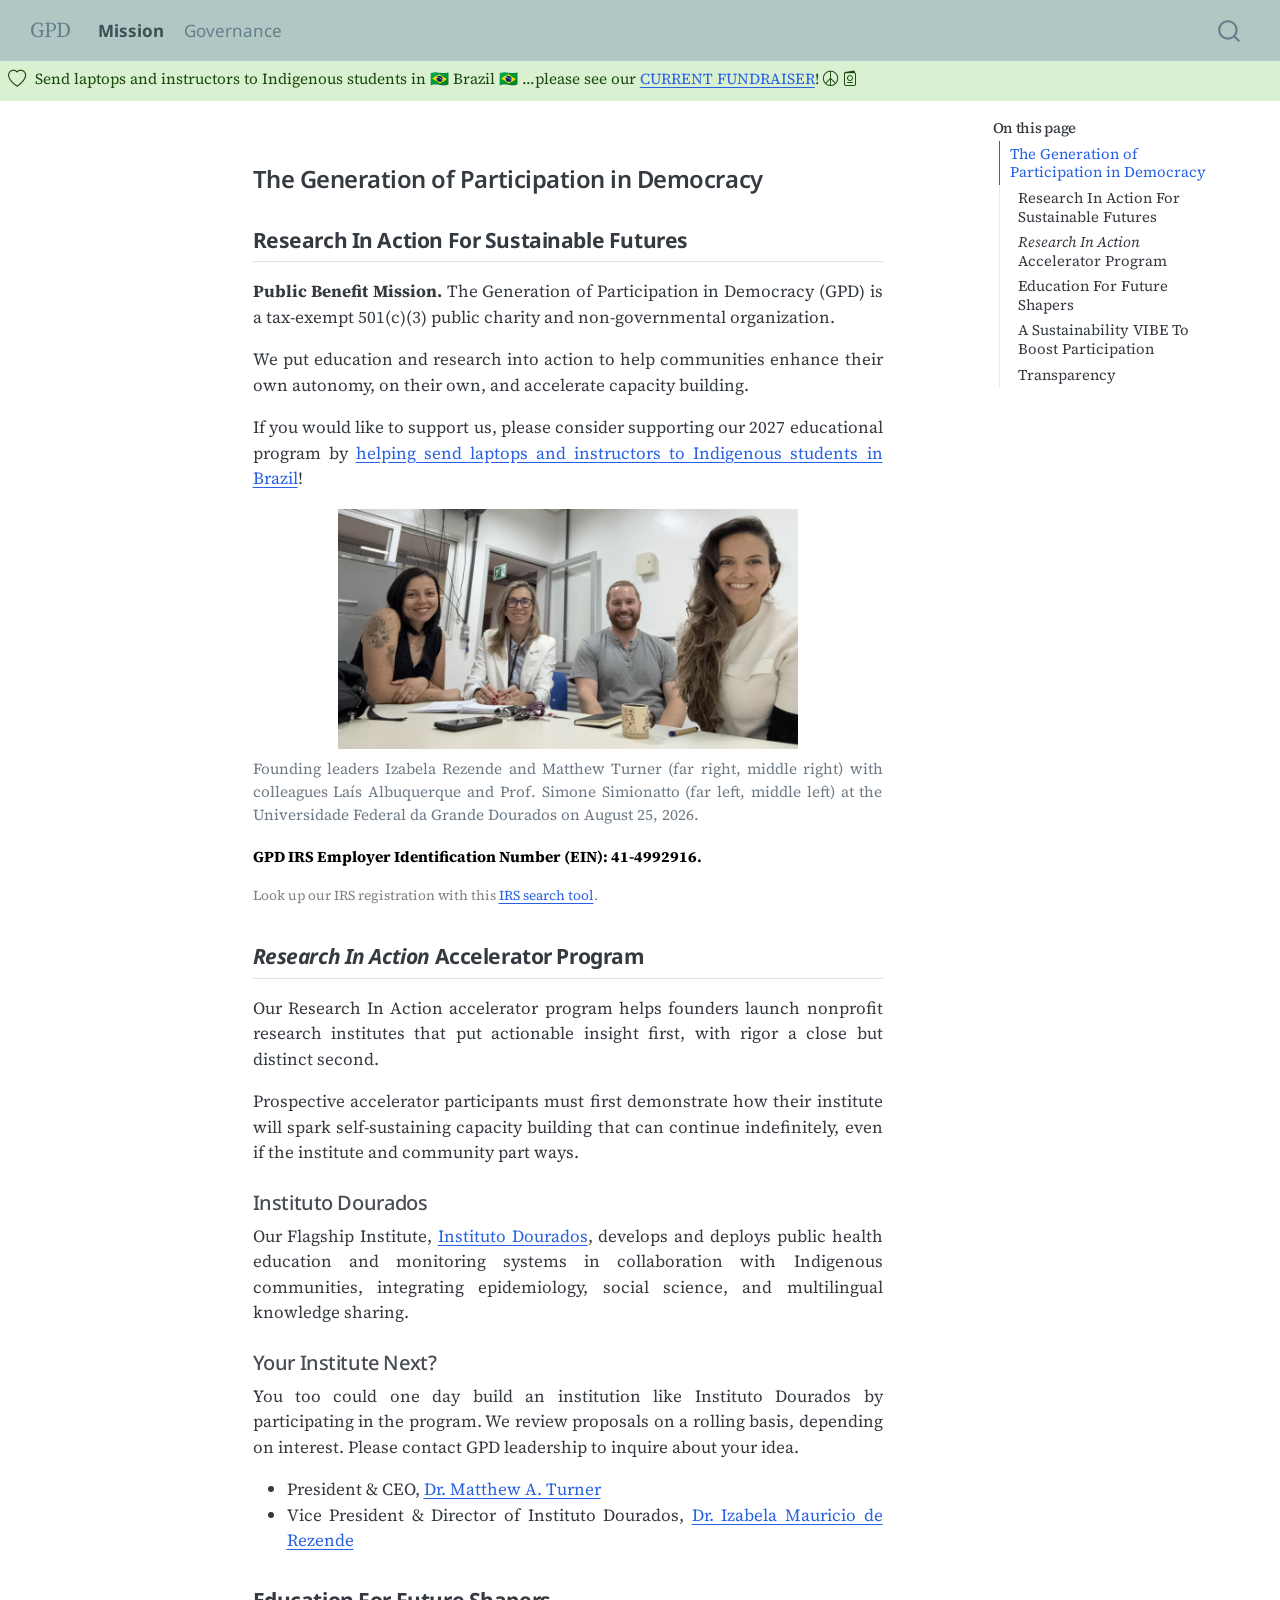
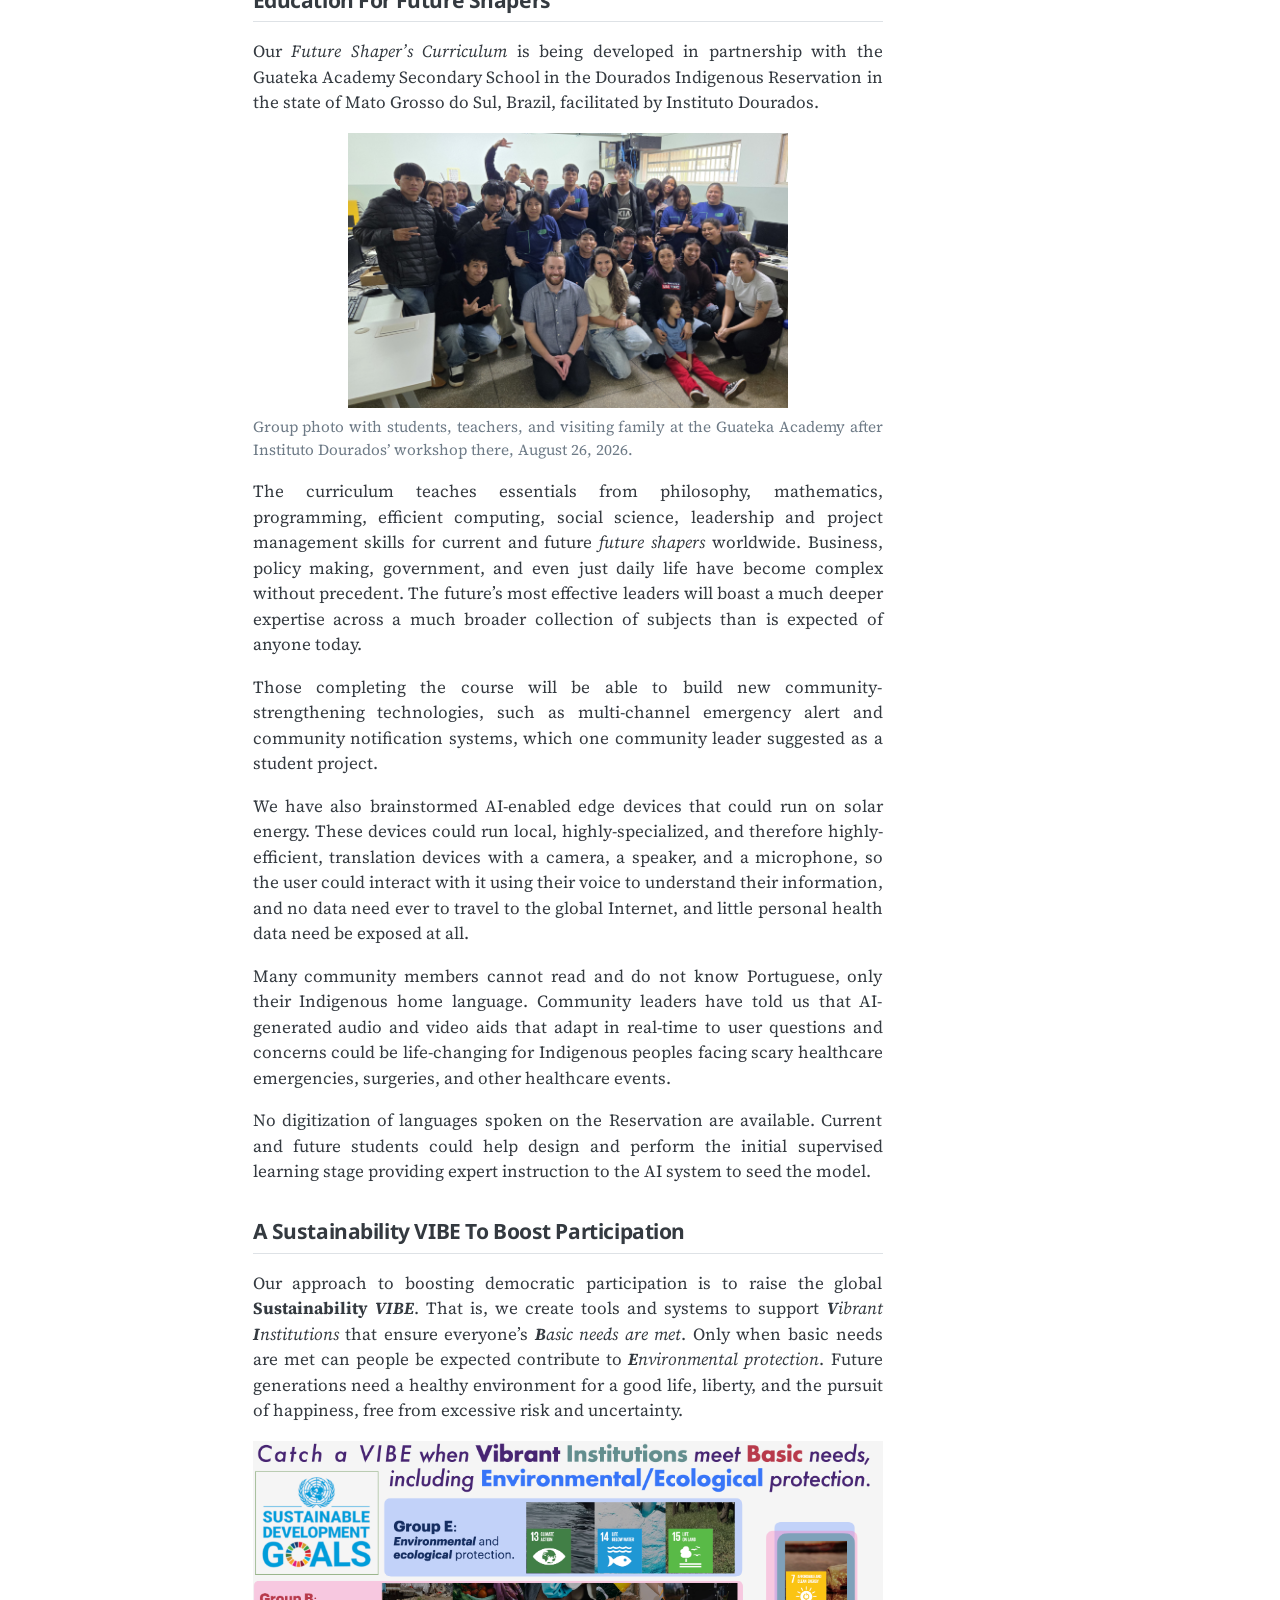
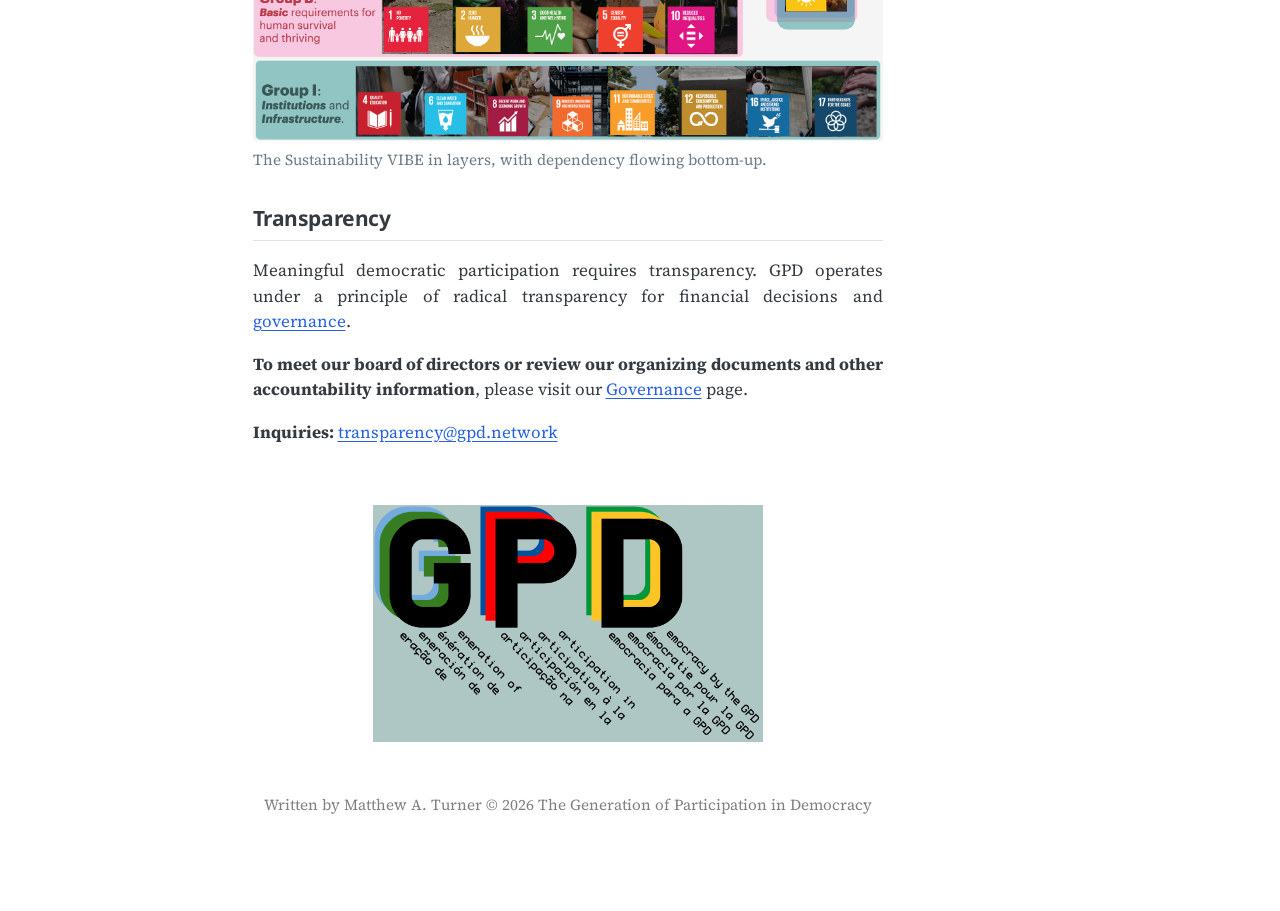
<file: index.html>
<!DOCTYPE html>
<html xmlns="http://www.w3.org/1999/xhtml" lang="en" xml:lang="en"><head>

<meta charset="utf-8">
<meta name="generator" content="quarto-1.10.18">

<meta name="viewport" content="width=device-width, initial-scale=1.0, user-scalable=yes">


<title>GPD</title>
<style>
/* Default styles provided by pandoc.
** See https://pandoc.org/MANUAL.html#variables-for-html for config info.
*/
span.smallcaps{font-variant: small-caps;}
div.columns{display: flex; gap: 1.5em;}
div.column{flex: auto;}
@media screen {
div.columns{gap: min(4vw, 1.5em);}
div.column{overflow-x: auto;}
}
div.hanging-indent{margin-left: 1.5em; text-indent: -1.5em;}
ul.task-list{list-style: none;}
ul.task-list li input[type="checkbox"] {
  width: 0.8em;
  margin: 0 0.8em 0.2em -1em; /* quarto-specific, see https://github.com/quarto-dev/quarto-cli/issues/4556 */ 
  vertical-align: middle;
}
</style>


<script src="site_libs/quarto-nav/quarto-nav.js"></script>
<script src="site_libs/quarto-nav/headroom.min.js"></script>
<script src="site_libs/clipboard/clipboard.min.js"></script>
<script src="site_libs/quarto-search/autocomplete.umd.js"></script>
<script src="site_libs/quarto-search/fuse.min.js"></script>
<script src="site_libs/quarto-search/quarto-search.js"></script>
<meta name="quarto:offset" content="./">
<link href="./gpd-logo-square.jpeg" rel="icon" type="image/jpeg">
<script src="site_libs/quarto-html/quarto.js" type="module"></script>
<script src="site_libs/quarto-html/tabsets/tabsets.js" type="module"></script>
<script src="site_libs/quarto-html/popper.min.js"></script>
<script src="site_libs/quarto-html/tippy.umd.min.js"></script>
<script src="site_libs/quarto-html/anchor.min.js"></script>
<link href="site_libs/quarto-html/tippy.css" rel="stylesheet">
<link href="site_libs/quarto-html/quarto-syntax-highlighting-64a204ab8560d761af7679ceaba22944.css" rel="stylesheet" id="quarto-text-highlighting-styles">
<script src="site_libs/bootstrap/bootstrap.min.js"></script>
<link href="site_libs/bootstrap/bootstrap-icons.css" rel="stylesheet">
<link href="site_libs/bootstrap/bootstrap-1185180aeba94a77dad967b3d2b8993a.min.css" rel="stylesheet" append-hash="true" id="quarto-bootstrap" data-mode="light">
<script src="site_libs/quarto-contrib/glightbox/glightbox.min.js"></script>
<link href="site_libs/quarto-contrib/glightbox/glightbox.min.css" rel="stylesheet">
<link href="site_libs/quarto-contrib/glightbox/lightbox.css" rel="stylesheet">
<script id="quarto-search-options" type="application/json">{
  "location": "navbar",
  "copy-button": false,
  "collapse-after": 3,
  "panel-placement": "end",
  "type": "overlay",
  "limit": 50,
  "keyboard-shortcut": [
    "f",
    "/",
    "s"
  ],
  "show-item-context": false,
  "language": {
    "search-no-results-text": "No results",
    "search-matching-documents-text": "matching documents",
    "search-copy-link-title": "Copy link to search",
    "search-hide-matches-text": "Hide additional matches",
    "search-more-match-text": "more match in this document",
    "search-more-matches-text": "more matches in this document",
    "search-clear-button-title": "Clear",
    "search-text-placeholder": "",
    "search-detached-cancel-button-title": "Cancel",
    "search-submit-button-title": "Submit",
    "search-label": "Search"
  }
}</script>


<meta property="og:title" content="GPD">
<meta property="og:description" content="">
<meta property="og:image" content="https://gpd.network/images/team-at-ufgd.jpg">
<meta property="og:site_name" content="GPD">
<meta property="og:image:alt" content="Founding leaders Izabela Rezende and Matthew Turner (far right, middle right) with colleagues Laís Albuquerque and Prof.&nbsp;Simone Simionatto (far left, middle left) at the Universidade Federal da Grande Dourados on August 25, 2026.">
</head>

<body class="nav-fixed quarto-light">

<div id="quarto-search-results"></div>
  <header id="quarto-header" class="headroom fixed-top">
    <nav class="navbar navbar-expand-lg " data-bs-theme="dark">
      <div class="navbar-container container-fluid">
      <div class="navbar-brand-container mx-auto">
    <a class="navbar-brand" href="./index.html">
    <span class="navbar-title">GPD</span>
    </a>
  </div>
            <div id="quarto-search" class="" title="Search"></div>
          <button class="navbar-toggler" type="button" data-bs-toggle="collapse" data-bs-target="#navbarCollapse" aria-controls="navbarCollapse" role="menu" aria-expanded="false" aria-label="Toggle navigation" onclick="if (window.quartoToggleHeadroom) { window.quartoToggleHeadroom(); }">
  <span class="navbar-toggler-icon"></span>
</button>
          <div class="collapse navbar-collapse" id="navbarCollapse">
            <ul class="navbar-nav navbar-nav-scroll me-auto">
  <li class="nav-item">
    <a class="nav-link active" href="./index.html" aria-current="page"> 
<span class="menu-text">Mission</span></a>
  </li>  
  <li class="nav-item">
    <a class="nav-link" href="./governance.html"> 
<span class="menu-text">Governance</span></a>
  </li>  
</ul>
          </div> <!-- /navcollapse -->
            <div class="quarto-navbar-tools">
</div>
      </div> <!-- /container-fluid -->
    </nav>
  <div id="quarto-announcement" data-announcement-id="8a6e6bcdd80b54d2efb858919003a6d5" class="alert alert-success hidden"><i class="bi bi-heart quarto-announcement-icon"></i><div class="quarto-announcement-content">
<p>Send laptops and instructors to Indigenous students in 🇧🇷 Brazil 🇧🇷 …please see our <a href="https://www.zeffy.com/en-US/donation-form/health-decisions-should-be-in-the-hands-of-local-communities-help-us-develop-the-tools-and-programs-to-make-it-happen">CURRENT FUNDRAISER</a>! <i class="bi bi-peace"></i> <i class="bi bi-passport"></i></p>
</div></div>
</header>
<!-- content -->
<div id="quarto-content" class="quarto-container page-columns page-rows-contents page-layout-article page-navbar">
<!-- sidebar -->
<!-- margin-sidebar -->
    <div id="quarto-margin-sidebar" class="sidebar margin-sidebar">
        <nav id="TOC" role="doc-toc" class="toc-active">
    <h2 id="toc-title">On this page</h2>
   
  <ul class="collapse">
  <li><a href="#the-generation-of-participation-in-democracy" id="toc-the-generation-of-participation-in-democracy" class="nav-link active" data-scroll-target="#the-generation-of-participation-in-democracy">The Generation of Participation in Democracy</a>
  <ul class="collapse">
  <li><a href="#research-in-action-for-sustainable-futures" id="toc-research-in-action-for-sustainable-futures" class="nav-link" data-scroll-target="#research-in-action-for-sustainable-futures">Research In Action For Sustainable Futures</a></li>
  <li><a href="#research-in-action-accelerator-program" id="toc-research-in-action-accelerator-program" class="nav-link" data-scroll-target="#research-in-action-accelerator-program"><em>Research In Action</em> Accelerator Program</a></li>
  <li><a href="#education-for-future-shapers" id="toc-education-for-future-shapers" class="nav-link" data-scroll-target="#education-for-future-shapers">Education For Future Shapers</a></li>
  <li><a href="#a-sustainability-vibe-to-boost-participation" id="toc-a-sustainability-vibe-to-boost-participation" class="nav-link" data-scroll-target="#a-sustainability-vibe-to-boost-participation">A Sustainability VIBE To Boost Participation</a></li>
  <li><a href="#transparency" id="toc-transparency" class="nav-link" data-scroll-target="#transparency">Transparency</a></li>
  </ul></li>
  </ul>
</nav>
    </div>
<!-- main -->
<main class="content" id="quarto-document-content"><header id="title-block-header" class="quarto-title-block"></header>




<section id="the-generation-of-participation-in-democracy" class="level1">
<h1>The Generation of Participation in Democracy</h1>
<section id="research-in-action-for-sustainable-futures" class="level2">
<h2 class="anchored" data-anchor-id="research-in-action-for-sustainable-futures">Research In Action For Sustainable Futures</h2>
<p><strong>Public Benefit Mission.</strong> The Generation of Participation in Democracy (GPD) is a tax-exempt 501(c)(3) public charity and non-governmental organization.</p>
<p>We put education and research into action to help communities enhance their own autonomy, on their own, and accelerate capacity building.</p>
<p>If you would like to support us, please consider supporting our 2027 educational program by <a href="https://www.zeffy.com/en-US/donation-form/health-decisions-should-be-in-the-hands-of-local-communities-help-us-develop-the-tools-and-programs-to-make-it-happen">helping send laptops and instructors to Indigenous students in Brazil</a>!</p>
<div class="quarto-figure quarto-figure-center">
<figure class="figure">
<p><a href="images/team-at-ufgd.jpg" class="lightbox" data-gallery="quarto-lightbox-gallery-1" title="Founding leaders Izabela Rezende and Matthew Turner (far right, middle right) with colleagues Laís Albuquerque and Prof.&nbsp;Simone Simionatto (far left, middle left) at the Universidade Federal da Grande Dourados on August 25, 2026."><img src="images/team-at-ufgd.jpg" class="img-fluid figure-img" width="460" alt="Founding leaders Izabela Rezende and Matthew Turner (far right, middle right) with colleagues Laís Albuquerque and Prof.&nbsp;Simone Simionatto (far left, middle left) at the Universidade Federal da Grande Dourados on August 25, 2026."></a></p>
<figcaption>Founding leaders Izabela Rezende and Matthew Turner (far right, middle right) with colleagues Laís Albuquerque and Prof.&nbsp;Simone Simionatto (far left, middle left) at the Universidade Federal da Grande Dourados on August 25, 2026.</figcaption>
</figure>
</div>
<p><span style="font-size: 0.9rem; color: black;"> <strong>GPD IRS Employer Identification Number (EIN): 41-4992916.</strong></span></p>
<p style="font-size: 0.8rem; color: grey; margin-bottom: 2.2rem;">
Look up our IRS registration with this <a href="https://apps.irs.gov/app/eos/">IRS search tool</a>.
</p>
</section>
<section id="research-in-action-accelerator-program" class="level2">
<h2 class="anchored" data-anchor-id="research-in-action-accelerator-program"><em>Research In Action</em> Accelerator Program</h2>
<p>Our Research In Action accelerator program helps founders launch nonprofit research institutes that put actionable insight first, with rigor a close but distinct second.</p>
<p>Prospective accelerator participants must first demonstrate how their institute will spark self-sustaining capacity building that can continue indefinitely, even if the institute and community part ways.</p>
<section id="instituto-dourados" class="level3">
<h3 class="anchored" data-anchor-id="instituto-dourados">Instituto Dourados</h3>
<p>Our Flagship Institute, <a href="https://institutodourados.org">Instituto Dourados</a>, develops and deploys public health education and monitoring systems in collaboration with Indigenous communities, integrating epidemiology, social science, and multilingual knowledge sharing.</p>
</section>
<section id="your-institute-next" class="level3">
<h3 class="anchored" data-anchor-id="your-institute-next">Your Institute Next?</h3>
<p>You too could one day build an institution like Instituto Dourados by participating in the program. We review proposals on a rolling basis, depending on interest. Please contact GPD leadership to inquire about your idea.</p>
<ul>
<li>President &amp; CEO, <a href="mailto:matt@gpd.network">Dr.&nbsp;Matthew A. Turner</a></li>
<li>Vice President &amp; Director of Instituto Dourados, <a href="mailto:iza@institutodourados.org">Dr.&nbsp;Izabela Mauricio de Rezende</a></li>
</ul>
</section>
</section>
<section id="education-for-future-shapers" class="level2">
<h2 class="anchored" data-anchor-id="education-for-future-shapers">Education For Future Shapers</h2>
<p>Our <em>Future Shaper’s Curriculum</em> is being developed in partnership with the Guateka Academy Secondary School in the Dourados Indigenous Reservation in the state of Mato Grosso do Sul, Brazil, facilitated by Instituto Dourados.</p>
<div class="quarto-figure quarto-figure-center">
<figure class="figure">
<p><a href="images/guateka-group-photo.jpg" class="lightbox" data-gallery="quarto-lightbox-gallery-2" title="Group photo with students, teachers, and visiting family at the Guateka Academy after Instituto Dourados’ workshop there, August 26, 2026."><img src="images/guateka-group-photo.jpg" class="img-fluid figure-img" width="440" alt="Group photo with students, teachers, and visiting family at the Guateka Academy after Instituto Dourados’ workshop there, August 26, 2026."></a></p>
<figcaption>Group photo with students, teachers, and visiting family at the Guateka Academy after Instituto Dourados’ workshop there, August 26, 2026.</figcaption>
</figure>
</div>
<p>The curriculum teaches essentials from philosophy, mathematics, programming, efficient computing, social science, leadership and project management skills for current and future <em>future shapers</em> worldwide. Business, policy making, government, and even just daily life have become complex without precedent. The future’s most effective leaders will boast a much deeper expertise across a much broader collection of subjects than is expected of anyone today.</p>
<p>Those completing the course will be able to build new community-strengthening technologies, such as multi-channel emergency alert and community notification systems, which one community leader suggested as a student project.</p>
<p>We have also brainstormed AI-enabled edge devices that could run on solar energy. These devices could run local, highly-specialized, and therefore highly-efficient, translation devices with a camera, a speaker, and a microphone, so the user could interact with it using their voice to understand their information, and no data need ever to travel to the global Internet, and little personal health data need be exposed at all.</p>
<p>Many community members cannot read and do not know Portuguese, only their Indigenous home language. Community leaders have told us that AI-generated audio and video aids that adapt in real-time to user questions and concerns could be life-changing for Indigenous peoples facing scary healthcare emergencies, surgeries, and other healthcare events.</p>
<p>No digitization of languages spoken on the Reservation are available. Current and future students could help design and perform the initial supervised learning stage providing expert instruction to the AI system to seed the model.</p>
</section>
<section id="a-sustainability-vibe-to-boost-participation" class="level2">
<h2 class="anchored" data-anchor-id="a-sustainability-vibe-to-boost-participation">A Sustainability VIBE To Boost Participation</h2>
<p>Our approach to boosting democratic participation is to raise the global <strong>Sustainability <em>VIBE</em></strong>. That is, we create tools and systems to support <em><strong>V</strong>ibrant <strong>I</strong>nstitutions</em> that ensure everyone’s <em><strong>B</strong>asic needs are met</em>. Only when basic needs are met can people be expected contribute to <em><strong>E</strong>nvironmental protection</em>. Future generations need a healthy environment for a good life, liberty, and the pursuit of happiness, free from excessive risk and uncertainty.</p>
<div class="quarto-figure quarto-figure-center">
<figure class="figure">
<p><img src="VIBE-illustration.png" class="img-fluid figure-img"></p>
<figcaption>The Sustainability VIBE in layers, with dependency flowing bottom-up.</figcaption>
</figure>
</div>
</section>
<section id="transparency" class="level2">
<h2 class="anchored" data-anchor-id="transparency">Transparency</h2>
<p>Meaningful democratic participation requires transparency. GPD operates under a principle of radical transparency for financial decisions and <a href="./governance.html">governance</a>.</p>
<p><strong>To meet our board of directors or review our organizing documents and other accountability information</strong>, please visit our <a href="./governance.html">Governance</a> page.</p>
<p><strong>Inquiries:</strong> <a href="mailto:transparency@gpd.network">transparency@gpd.network</a></p>
<p><br></p>
<div class="quarto-figure quarto-figure-center">
<figure class="figure">
<p><img src="GPD-Anchor-Logo.png" id="anchor" class="img-fluid quarto-figure quarto-figure-center anchored figure-img" width="390"></p>
</figure>
</div>


</section>
</section>

<p style="font-size: 0.9rem; text-align: center; color: grey;">
  Written by Matthew A. Turner © 2026 The Generation of Participation in Democracy
</p></main> <!-- /main -->
<script id="quarto-html-after-body" type="application/javascript">
  window.document.addEventListener("DOMContentLoaded", function (event) {
    const icon = "";
    const anchorJS = new window.AnchorJS();
    anchorJS.options = {
      placement: 'right',
      icon: icon
    };
    anchorJS.add('.anchored');
    const isCodeAnnotation = (el) => {
      for (const clz of el.classList) {
        if (clz.startsWith('code-annotation-')) {                     
          return true;
        }
      }
      return false;
    }
    const onCopySuccess = function(e) {
      // button target
      const button = e.trigger;
      // don't keep focus
      button.blur();
      // flash "checked"
      button.classList.add('code-copy-button-checked');
      var currentTitle = button.getAttribute("title");
      button.setAttribute("title", "Copied!");
      let tooltip;
      if (window.bootstrap) {
        button.setAttribute("data-bs-toggle", "tooltip");
        button.setAttribute("data-bs-placement", "left");
        button.setAttribute("data-bs-title", "Copied!");
        tooltip = new bootstrap.Tooltip(button, 
          { trigger: "manual", 
            customClass: "code-copy-button-tooltip",
            offset: [0, -8]});
        tooltip.show();    
      }
      setTimeout(function() {
        if (tooltip) {
          tooltip.hide();
          button.removeAttribute("data-bs-title");
          button.removeAttribute("data-bs-toggle");
          button.removeAttribute("data-bs-placement");
        }
        button.setAttribute("title", currentTitle);
        button.classList.remove('code-copy-button-checked');
      }, 1000);
      // clear code selection
      e.clearSelection();
    }
    const getTextToCopy = function(trigger) {
      const outerScaffold = trigger.parentElement.cloneNode(true);
      const codeEl = outerScaffold.querySelector('code');
      for (const childEl of codeEl.children) {
        if (isCodeAnnotation(childEl)) {
          childEl.remove();
        }
      }
      return codeEl.innerText;
    }
    const clipboard = new window.ClipboardJS('.code-copy-button:not([data-in-quarto-modal])', {
      text: getTextToCopy
    });
    clipboard.on('success', onCopySuccess);
    if (window.document.getElementById('quarto-embedded-source-code-modal')) {
      const clipboardModal = new window.ClipboardJS('.code-copy-button[data-in-quarto-modal]', {
        text: getTextToCopy,
        container: window.document.getElementById('quarto-embedded-source-code-modal')
      });
      clipboardModal.on('success', onCopySuccess);
    }
      var localhostRegex = new RegExp(/^(?:http|https):\/\/localhost\:?[0-9]*\//);
      var mailtoRegex = new RegExp(/^mailto:/);
        var filterRegex = new RegExp("https:\/\/gpd\.network");
      var isInternal = (href) => {
          return filterRegex.test(href) || localhostRegex.test(href) || mailtoRegex.test(href);
      }
      // Inspect non-navigation links and adorn them if external
     var links = window.document.querySelectorAll('a[href]:not(.nav-link):not(.navbar-brand):not(.toc-action):not(.sidebar-link):not(.sidebar-item-toggle):not(.pagination-link):not(.no-external):not([aria-hidden]):not(.dropdown-item):not(.quarto-navigation-tool):not(.about-link)');
      for (var i=0; i<links.length; i++) {
        const link = links[i];
        if (!isInternal(link.href)) {
          // undo the damage that might have been done by quarto-nav.js in the case of
          // links that we want to consider external
          if (link.dataset.originalHref !== undefined) {
            link.href = link.dataset.originalHref;
          }
        }
      }
    function tippyHover(el, contentFn, onTriggerFn, onUntriggerFn) {
      const config = {
        allowHTML: true,
        maxWidth: 500,
        delay: 100,
        arrow: false,
        appendTo: function(el) {
            return el.parentElement;
        },
        interactive: true,
        interactiveBorder: 10,
        theme: 'quarto',
        placement: 'bottom-start',
      };
      if (contentFn) {
        config.content = contentFn;
      }
      if (onTriggerFn) {
        config.onTrigger = onTriggerFn;
      }
      if (onUntriggerFn) {
        config.onUntrigger = onUntriggerFn;
      }
      window.tippy(el, config); 
    }
    const noterefs = window.document.querySelectorAll('a[role="doc-noteref"]');
    for (var i=0; i<noterefs.length; i++) {
      const ref = noterefs[i];
      tippyHover(ref, function() {
        // use id or data attribute instead here
        let href = ref.getAttribute('data-footnote-href') || ref.getAttribute('href');
        try { href = new URL(href).hash; } catch {}
        const id = href.replace(/^#\/?/, "");
        const note = window.document.getElementById(id);
        if (note) {
          return note.innerHTML;
        } else {
          return "";
        }
      });
    }
    const xrefs = window.document.querySelectorAll('a.quarto-xref');
    const processXRef = (id, note) => {
      // Strip column container classes
      const stripColumnClz = (el) => {
        el.classList.remove("page-full", "page-columns");
        if (el.children) {
          for (const child of el.children) {
            stripColumnClz(child);
          }
        }
      }
      stripColumnClz(note)
      if (id === null || id.startsWith('sec-')) {
        // Special case sections, only their first couple elements
        const container = document.createElement("div");
        if (note.children && note.children.length > 2) {
          container.appendChild(note.children[0].cloneNode(true));
          for (let i = 1; i < note.children.length; i++) {
            const child = note.children[i];
            if (child.tagName === "P" && child.innerText === "") {
              continue;
            } else {
              container.appendChild(child.cloneNode(true));
              break;
            }
          }
          if (window.Quarto?.typesetMath) {
            window.Quarto.typesetMath(container);
          }
          return container.innerHTML
        } else {
          if (window.Quarto?.typesetMath) {
            window.Quarto.typesetMath(note);
          }
          return note.innerHTML;
        }
      } else {
        // Remove any anchor links if they are present
        const anchorLink = note.querySelector('a.anchorjs-link');
        if (anchorLink) {
          anchorLink.remove();
        }
        if (window.Quarto?.typesetMath) {
          window.Quarto.typesetMath(note);
        }
        if (note.classList.contains("callout")) {
          return note.outerHTML;
        } else {
          return note.innerHTML;
        }
      }
    }
    for (var i=0; i<xrefs.length; i++) {
      const xref = xrefs[i];
      tippyHover(xref, undefined, function(instance) {
        instance.disable();
        let url = xref.getAttribute('href');
        let hash = undefined; 
        if (url.startsWith('#')) {
          hash = url;
        } else {
          try { hash = new URL(url).hash; } catch {}
        }
        if (hash) {
          const id = hash.replace(/^#\/?/, "");
          const note = window.document.getElementById(id);
          if (note !== null) {
            try {
              const html = processXRef(id, note.cloneNode(true));
              instance.setContent(html);
            } finally {
              instance.enable();
              instance.show();
            }
          } else {
            // See if we can fetch this
            fetch(url.split('#')[0])
            .then(res => res.text())
            .then(html => {
              const parser = new DOMParser();
              const htmlDoc = parser.parseFromString(html, "text/html");
              const note = htmlDoc.getElementById(id);
              if (note !== null) {
                const html = processXRef(id, note);
                instance.setContent(html);
              } 
            }).finally(() => {
              instance.enable();
              instance.show();
            });
          }
        } else {
          // See if we can fetch a full url (with no hash to target)
          // This is a special case and we should probably do some content thinning / targeting
          fetch(url)
          .then(res => res.text())
          .then(html => {
            const parser = new DOMParser();
            const htmlDoc = parser.parseFromString(html, "text/html");
            const note = htmlDoc.querySelector('main.content');
            if (note !== null) {
              // This should only happen for chapter cross references
              // (since there is no id in the URL)
              // remove the first header
              if (note.children.length > 0 && note.children[0].tagName === "HEADER") {
                note.children[0].remove();
              }
              const html = processXRef(null, note);
              instance.setContent(html);
            } 
          }).finally(() => {
            instance.enable();
            instance.show();
          });
        }
      }, function(instance) {
      });
    }
        let selectedAnnoteEl;
        const selectorForAnnotation = ( cell, annotation) => {
          let cellAttr = 'data-code-cell="' + cell + '"';
          let lineAttr = 'data-code-annotation="' +  annotation + '"';
          const selector = 'span[' + cellAttr + '][' + lineAttr + ']';
          return selector;
        }
        const selectCodeLines = (annoteEl) => {
          const doc = window.document;
          const targetCell = annoteEl.getAttribute("data-target-cell");
          const targetAnnotation = annoteEl.getAttribute("data-target-annotation");
          const annoteSpan = window.document.querySelector(selectorForAnnotation(targetCell, targetAnnotation));
          const lines = annoteSpan.getAttribute("data-code-lines").split(",");
          const lineIds = lines.map((line) => {
            return targetCell + "-" + line;
          })
          let top = null;
          let height = null;
          let parent = null;
          if (lineIds.length > 0) {
              //compute the position of the single el (top and bottom and make a div)
              const el = window.document.getElementById(lineIds[0]);
              top = el.offsetTop;
              height = el.offsetHeight;
              parent = el.parentElement.parentElement;
            if (lineIds.length > 1) {
              const lastEl = window.document.getElementById(lineIds[lineIds.length - 1]);
              const bottom = lastEl.offsetTop + lastEl.offsetHeight;
              height = bottom - top;
            }
            if (top !== null && height !== null && parent !== null) {
              // cook up a div (if necessary) and position it 
              let div = window.document.getElementById("code-annotation-line-highlight");
              if (div === null) {
                div = window.document.createElement("div");
                div.setAttribute("id", "code-annotation-line-highlight");
                div.style.position = 'absolute';
                parent.appendChild(div);
              }
              div.style.top = top - 2 + "px";
              div.style.height = height + 4 + "px";
              div.style.left = 0;
              let gutterDiv = window.document.getElementById("code-annotation-line-highlight-gutter");
              if (gutterDiv === null) {
                gutterDiv = window.document.createElement("div");
                gutterDiv.setAttribute("id", "code-annotation-line-highlight-gutter");
                gutterDiv.style.position = 'absolute';
                const codeCell = window.document.getElementById(targetCell);
                const gutter = codeCell.querySelector('.code-annotation-gutter');
                gutter.appendChild(gutterDiv);
              }
              gutterDiv.style.top = top - 2 + "px";
              gutterDiv.style.height = height + 4 + "px";
            }
            selectedAnnoteEl = annoteEl;
          }
        };
        const unselectCodeLines = () => {
          const elementsIds = ["code-annotation-line-highlight", "code-annotation-line-highlight-gutter"];
          elementsIds.forEach((elId) => {
            const div = window.document.getElementById(elId);
            if (div) {
              div.remove();
            }
          });
          selectedAnnoteEl = undefined;
        };
          // Handle positioning of the toggle
      window.addEventListener(
        "resize",
        throttle(() => {
          elRect = undefined;
          if (selectedAnnoteEl) {
            selectCodeLines(selectedAnnoteEl);
          }
        }, 10)
      );
      function throttle(fn, ms) {
      let throttle = false;
      let timer;
        return (...args) => {
          if(!throttle) { // first call gets through
              fn.apply(this, args);
              throttle = true;
          } else { // all the others get throttled
              if(timer) clearTimeout(timer); // cancel #2
              timer = setTimeout(() => {
                fn.apply(this, args);
                timer = throttle = false;
              }, ms);
          }
        };
      }
        // Attach click handler to the DT
        const annoteDls = window.document.querySelectorAll('dt[data-target-cell]');
        for (const annoteDlNode of annoteDls) {
          annoteDlNode.addEventListener('click', (event) => {
            const clickedEl = event.target;
            if (clickedEl !== selectedAnnoteEl) {
              unselectCodeLines();
              const activeEl = window.document.querySelector('dt[data-target-cell].code-annotation-active');
              if (activeEl) {
                activeEl.classList.remove('code-annotation-active');
              }
              selectCodeLines(clickedEl);
              clickedEl.classList.add('code-annotation-active');
            } else {
              // Unselect the line
              unselectCodeLines();
              clickedEl.classList.remove('code-annotation-active');
            }
          });
        }
    const findCites = (el) => {
      const parentEl = el.parentElement;
      if (parentEl) {
        const cites = parentEl.dataset.cites;
        if (cites) {
          return {
            el,
            cites: cites.split(' ')
          };
        } else {
          return findCites(el.parentElement)
        }
      } else {
        return undefined;
      }
    };
    var bibliorefs = window.document.querySelectorAll('a[role="doc-biblioref"]');
    for (var i=0; i<bibliorefs.length; i++) {
      const ref = bibliorefs[i];
      const citeInfo = findCites(ref);
      if (citeInfo) {
        tippyHover(citeInfo.el, function() {
          var popup = window.document.createElement('div');
          citeInfo.cites.forEach(function(cite) {
            var citeDiv = window.document.createElement('div');
            citeDiv.classList.add('hanging-indent');
            citeDiv.classList.add('csl-entry');
            var biblioDiv = window.document.getElementById('ref-' + cite);
            if (biblioDiv) {
              citeDiv.innerHTML = biblioDiv.innerHTML;
            }
            popup.appendChild(citeDiv);
          });
          return popup.innerHTML;
        });
      }
    }
  });
  </script>
</div> <!-- /content -->
<script>var lightboxQuarto = GLightbox({"closeEffect":"zoom","descPosition":"bottom","loop":false,"openEffect":"zoom","selector":".lightbox"});
(function() {
  let previousOnload = window.onload;
  window.onload = () => {
    if (previousOnload) {
      previousOnload();
    }
    lightboxQuarto.on('slide_before_load', (data) => {
      const { slideIndex, slideNode, slideConfig, player, trigger } = data;
      const href = trigger.getAttribute('href');
      if (href !== null) {
        const imgEl = window.document.querySelector(`a[href="${href}"] img`);
        if (imgEl !== null) {
          const srcAttr = imgEl.getAttribute("src");
          if (srcAttr && srcAttr.startsWith("data:")) {
            slideConfig.href = srcAttr;
          }
        }
      } 
    });
  
    lightboxQuarto.on('slide_after_load', (data) => {
      const { slideIndex, slideNode, slideConfig, player, trigger } = data;
      if (window.Quarto?.typesetMath) {
        window.Quarto.typesetMath(slideNode);
      }
    });
  
  };
  
})();
          </script>




</body></html>
</file>
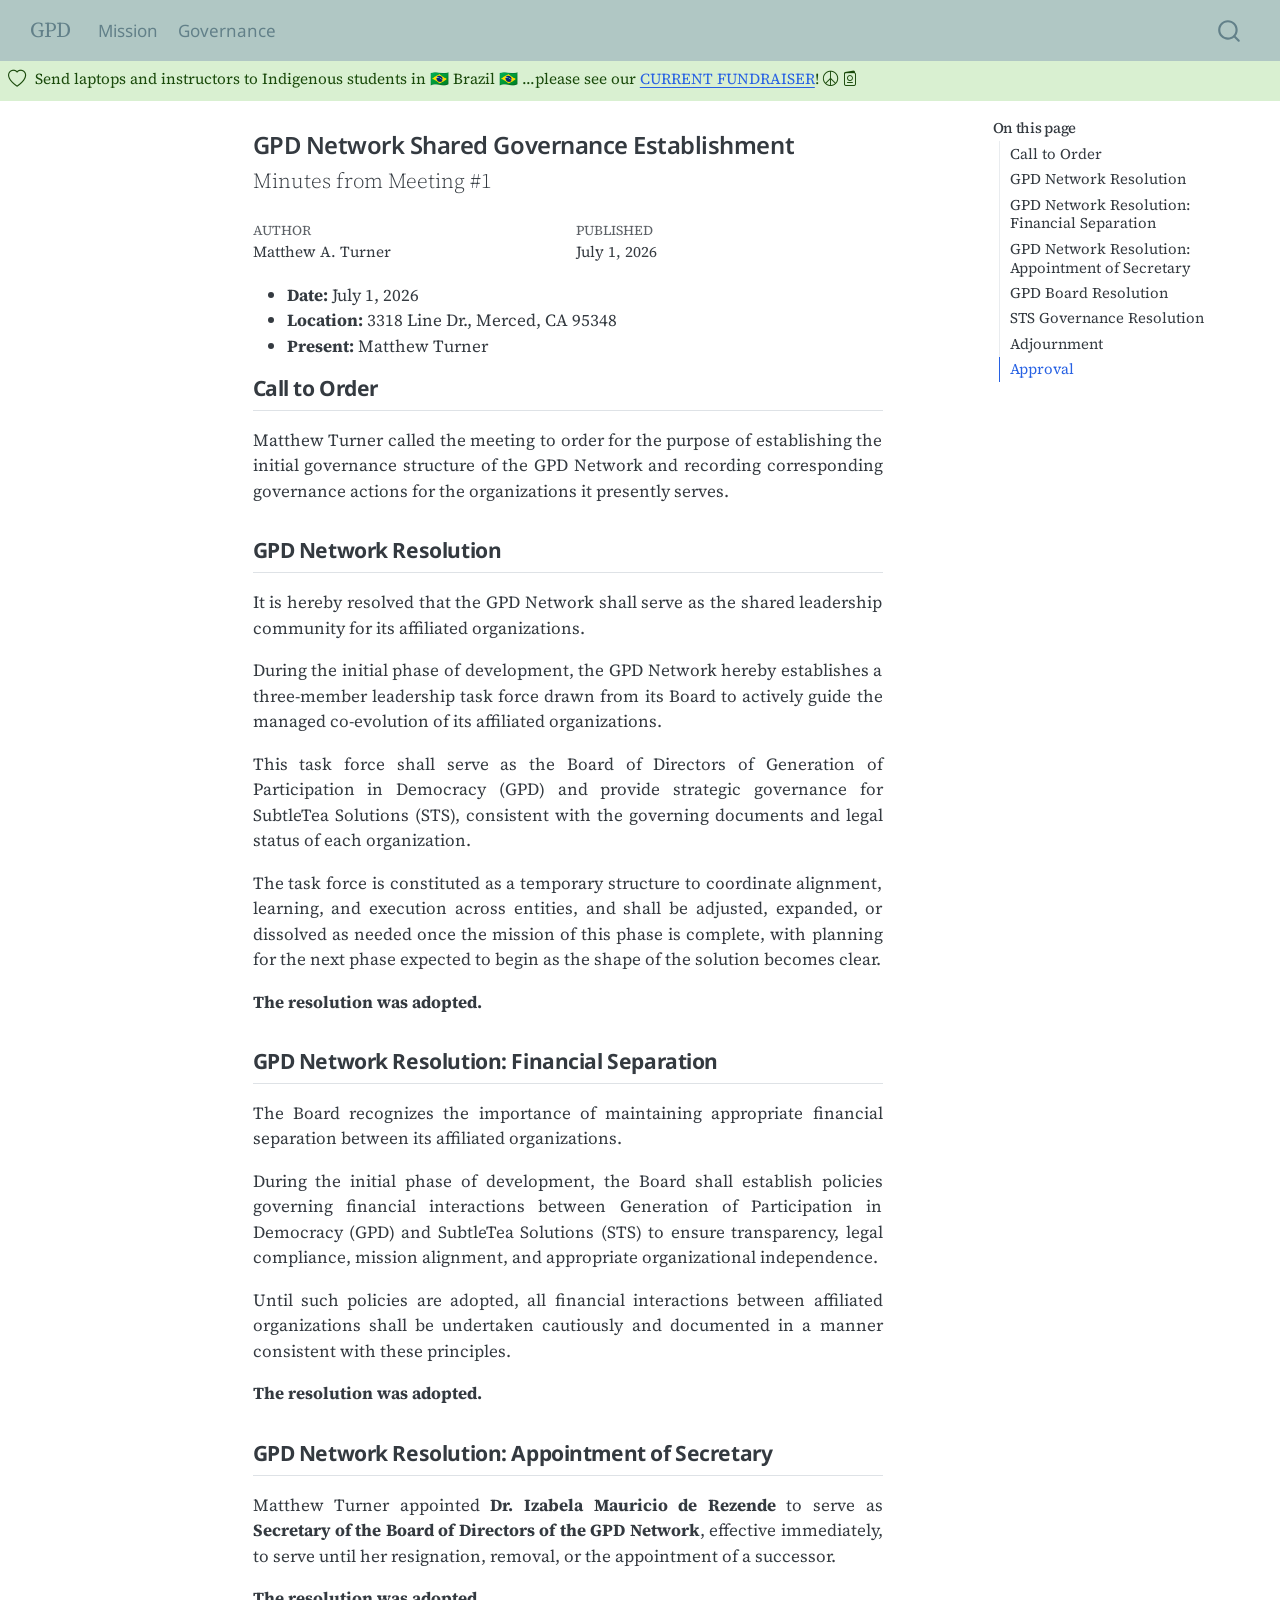
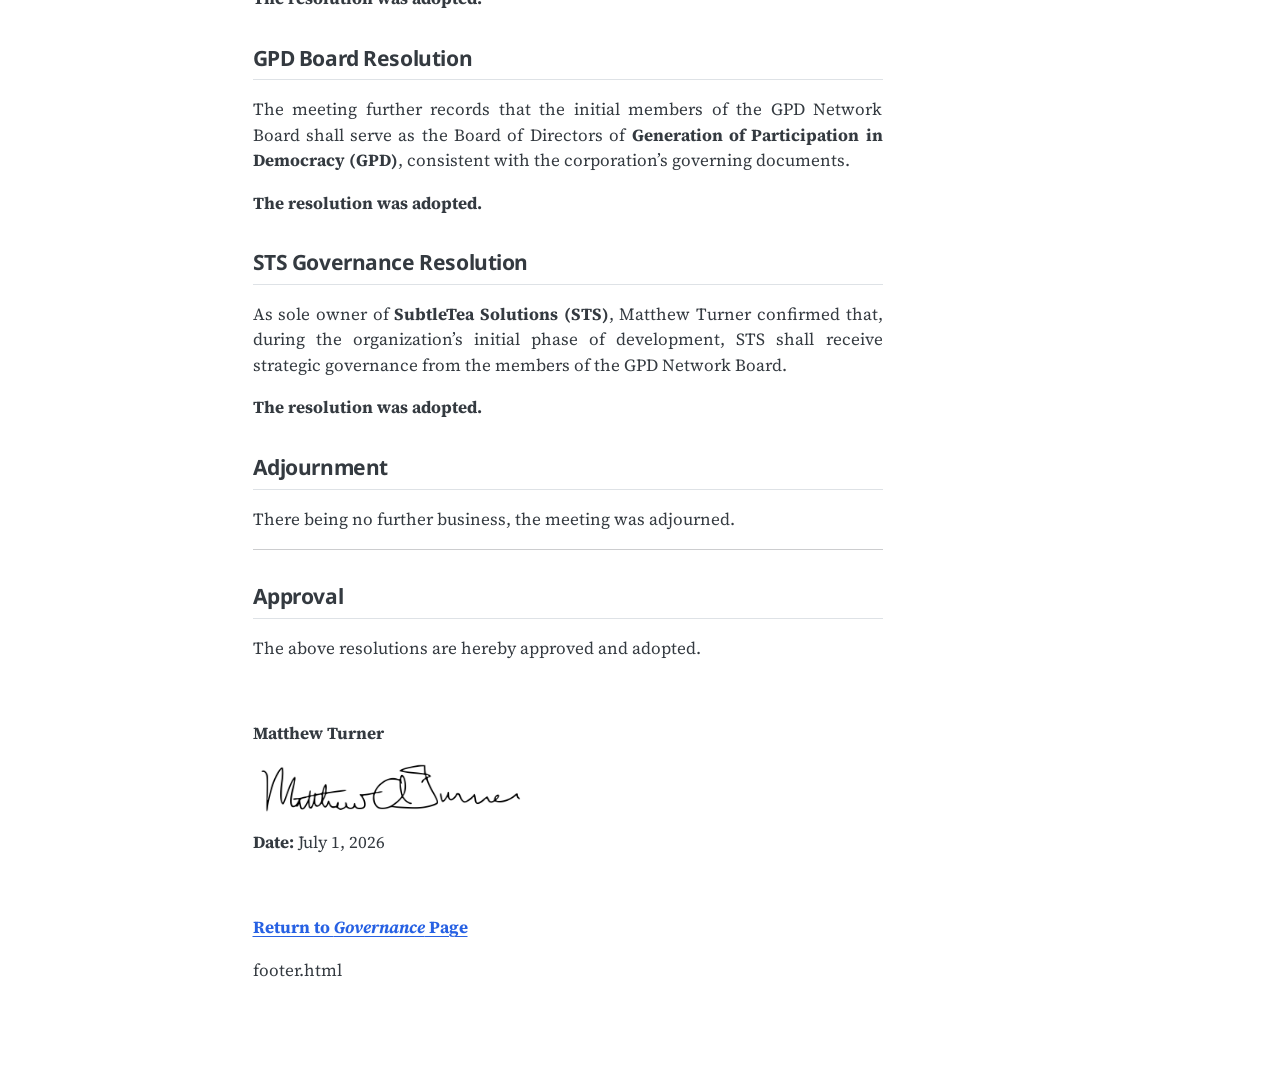
<file: minutes/1.html>
<!DOCTYPE html>
<html xmlns="http://www.w3.org/1999/xhtml" lang="en" xml:lang="en"><head>

<meta charset="utf-8">
<meta name="generator" content="quarto-1.10.18">

<meta name="viewport" content="width=device-width, initial-scale=1.0, user-scalable=yes">

<meta name="author" content="Matthew A. Turner">
<meta name="dcterms.date" content="2026-07-01">

<title>GPD Network Shared Governance Establishment – GPD</title>
<style>
/* Default styles provided by pandoc.
** See https://pandoc.org/MANUAL.html#variables-for-html for config info.
*/
span.smallcaps{font-variant: small-caps;}
div.columns{display: flex; gap: 1.5em;}
div.column{flex: auto;}
@media screen {
div.columns{gap: min(4vw, 1.5em);}
div.column{overflow-x: auto;}
}
div.hanging-indent{margin-left: 1.5em; text-indent: -1.5em;}
ul.task-list{list-style: none;}
ul.task-list li input[type="checkbox"] {
  width: 0.8em;
  margin: 0 0.8em 0.2em -1em; /* quarto-specific, see https://github.com/quarto-dev/quarto-cli/issues/4556 */ 
  vertical-align: middle;
}
</style>


<script src="../site_libs/quarto-nav/quarto-nav.js"></script>
<script src="../site_libs/quarto-nav/headroom.min.js"></script>
<script src="../site_libs/clipboard/clipboard.min.js"></script>
<script src="../site_libs/quarto-search/autocomplete.umd.js"></script>
<script src="../site_libs/quarto-search/fuse.min.js"></script>
<script src="../site_libs/quarto-search/quarto-search.js"></script>
<meta name="quarto:offset" content="../">
<link href="../gpd-logo-square.jpeg" rel="icon" type="image/jpeg">
<script src="../site_libs/quarto-html/quarto.js" type="module"></script>
<script src="../site_libs/quarto-html/tabsets/tabsets.js" type="module"></script>
<script src="../site_libs/quarto-html/popper.min.js"></script>
<script src="../site_libs/quarto-html/tippy.umd.min.js"></script>
<script src="../site_libs/quarto-html/anchor.min.js"></script>
<link href="../site_libs/quarto-html/tippy.css" rel="stylesheet">
<link href="../site_libs/quarto-html/quarto-syntax-highlighting-64a204ab8560d761af7679ceaba22944.css" rel="stylesheet" id="quarto-text-highlighting-styles">
<script src="../site_libs/bootstrap/bootstrap.min.js"></script>
<link href="../site_libs/bootstrap/bootstrap-icons.css" rel="stylesheet">
<link href="../site_libs/bootstrap/bootstrap-1185180aeba94a77dad967b3d2b8993a.min.css" rel="stylesheet" append-hash="true" id="quarto-bootstrap" data-mode="light">
<script id="quarto-search-options" type="application/json">{
  "location": "navbar",
  "copy-button": false,
  "collapse-after": 3,
  "panel-placement": "end",
  "type": "overlay",
  "limit": 50,
  "keyboard-shortcut": [
    "f",
    "/",
    "s"
  ],
  "show-item-context": false,
  "language": {
    "search-no-results-text": "No results",
    "search-matching-documents-text": "matching documents",
    "search-copy-link-title": "Copy link to search",
    "search-hide-matches-text": "Hide additional matches",
    "search-more-match-text": "more match in this document",
    "search-more-matches-text": "more matches in this document",
    "search-clear-button-title": "Clear",
    "search-text-placeholder": "",
    "search-detached-cancel-button-title": "Cancel",
    "search-submit-button-title": "Submit",
    "search-label": "Search"
  }
}</script>


<meta property="og:title" content="GPD Network Shared Governance Establishment – GPD">
<meta property="og:description" content="Minutes from Meeting #1">
<meta property="og:image" content="https://gpd.network/images/mt-signature.jpg">
<meta property="og:site_name" content="GPD">
</head>

<body class="nav-fixed quarto-light">

<div id="quarto-search-results"></div>
  <header id="quarto-header" class="headroom fixed-top">
    <nav class="navbar navbar-expand-lg " data-bs-theme="dark">
      <div class="navbar-container container-fluid">
      <div class="navbar-brand-container mx-auto">
    <a class="navbar-brand" href="../index.html">
    <span class="navbar-title">GPD</span>
    </a>
  </div>
            <div id="quarto-search" class="" title="Search"></div>
          <button class="navbar-toggler" type="button" data-bs-toggle="collapse" data-bs-target="#navbarCollapse" aria-controls="navbarCollapse" role="menu" aria-expanded="false" aria-label="Toggle navigation" onclick="if (window.quartoToggleHeadroom) { window.quartoToggleHeadroom(); }">
  <span class="navbar-toggler-icon"></span>
</button>
          <div class="collapse navbar-collapse" id="navbarCollapse">
            <ul class="navbar-nav navbar-nav-scroll me-auto">
  <li class="nav-item">
    <a class="nav-link" href="../index.html"> 
<span class="menu-text">Mission</span></a>
  </li>  
  <li class="nav-item">
    <a class="nav-link" href="../governance.html"> 
<span class="menu-text">Governance</span></a>
  </li>  
</ul>
          </div> <!-- /navcollapse -->
            <div class="quarto-navbar-tools">
</div>
      </div> <!-- /container-fluid -->
    </nav>
  <div id="quarto-announcement" data-announcement-id="8a6e6bcdd80b54d2efb858919003a6d5" class="alert alert-success hidden"><i class="bi bi-heart quarto-announcement-icon"></i><div class="quarto-announcement-content">
<p>Send laptops and instructors to Indigenous students in 🇧🇷 Brazil 🇧🇷 …please see our <a href="https://www.zeffy.com/en-US/donation-form/health-decisions-should-be-in-the-hands-of-local-communities-help-us-develop-the-tools-and-programs-to-make-it-happen">CURRENT FUNDRAISER</a>! <i class="bi bi-peace"></i> <i class="bi bi-passport"></i></p>
</div></div>
</header>
<!-- content -->
<div id="quarto-content" class="quarto-container page-columns page-rows-contents page-layout-article page-navbar">
<!-- sidebar -->
<!-- margin-sidebar -->
    <div id="quarto-margin-sidebar" class="sidebar margin-sidebar">
        <nav id="TOC" role="doc-toc" class="toc-active">
    <h2 id="toc-title">On this page</h2>
   
  <ul class="collapse">
  <li><a href="#call-to-order" id="toc-call-to-order" class="nav-link active" data-scroll-target="#call-to-order">Call to Order</a></li>
  <li><a href="#gpd-network-resolution" id="toc-gpd-network-resolution" class="nav-link" data-scroll-target="#gpd-network-resolution">GPD Network Resolution</a></li>
  <li><a href="#gpd-network-resolution-financial-separation" id="toc-gpd-network-resolution-financial-separation" class="nav-link" data-scroll-target="#gpd-network-resolution-financial-separation">GPD Network Resolution: Financial Separation</a></li>
  <li><a href="#gpd-network-resolution-appointment-of-secretary" id="toc-gpd-network-resolution-appointment-of-secretary" class="nav-link" data-scroll-target="#gpd-network-resolution-appointment-of-secretary">GPD Network Resolution: Appointment of Secretary</a></li>
  <li><a href="#gpd-board-resolution" id="toc-gpd-board-resolution" class="nav-link" data-scroll-target="#gpd-board-resolution">GPD Board Resolution</a></li>
  <li><a href="#sts-governance-resolution" id="toc-sts-governance-resolution" class="nav-link" data-scroll-target="#sts-governance-resolution">STS Governance Resolution</a></li>
  <li><a href="#adjournment" id="toc-adjournment" class="nav-link" data-scroll-target="#adjournment">Adjournment</a></li>
  <li><a href="#approval" id="toc-approval" class="nav-link" data-scroll-target="#approval">Approval</a></li>
  </ul>
</nav>
    </div>
<!-- main -->
<main class="content" id="quarto-document-content">

<header id="title-block-header" class="quarto-title-block default">
<div class="quarto-title">
<h1 class="title">GPD Network Shared Governance Establishment</h1>
<p class="subtitle lead">Minutes from Meeting #1</p>
</div>



<div class="quarto-title-meta">

    <div>
    <div class="quarto-title-meta-heading">Author</div>
    <div class="quarto-title-meta-contents">
             <p>Matthew A. Turner </p>
          </div>
  </div>
    
    <div>
    <div class="quarto-title-meta-heading">Published</div>
    <div class="quarto-title-meta-contents">
      <p class="date">July 1, 2026</p>
    </div>
  </div>
  
    
  </div>
  


</header>


<ul>
<li><strong>Date:</strong> July 1, 2026</li>
<li><strong>Location:</strong> 3318 Line Dr., Merced, CA 95348</li>
<li><strong>Present:</strong> Matthew Turner</li>
</ul>
<section id="call-to-order" class="level2">
<h2 class="anchored" data-anchor-id="call-to-order">Call to Order</h2>
<p>Matthew Turner called the meeting to order for the purpose of establishing the initial governance structure of the GPD Network and recording corresponding governance actions for the organizations it presently serves.</p>
</section>
<section id="gpd-network-resolution" class="level2">
<h2 class="anchored" data-anchor-id="gpd-network-resolution">GPD Network Resolution</h2>
<p>It is hereby resolved that the GPD Network shall serve as the shared leadership community for its affiliated organizations.</p>
<p>During the initial phase of development, the GPD Network hereby establishes a three-member leadership task force drawn from its Board to actively guide the managed co-evolution of its affiliated organizations.</p>
<p>This task force shall serve as the Board of Directors of Generation of Participation in Democracy (GPD) and provide strategic governance for SubtleTea Solutions (STS), consistent with the governing documents and legal status of each organization.</p>
<p>The task force is constituted as a temporary structure to coordinate alignment, learning, and execution across entities, and shall be adjusted, expanded, or dissolved as needed once the mission of this phase is complete, with planning for the next phase expected to begin as the shape of the solution becomes clear.</p>
<p><strong>The resolution was adopted.</strong></p>
</section>
<section id="gpd-network-resolution-financial-separation" class="level2">
<h2 class="anchored" data-anchor-id="gpd-network-resolution-financial-separation">GPD Network Resolution: Financial Separation</h2>
<p>The Board recognizes the importance of maintaining appropriate financial separation between its affiliated organizations.</p>
<p>During the initial phase of development, the Board shall establish policies governing financial interactions between Generation of Participation in Democracy (GPD) and SubtleTea Solutions (STS) to ensure transparency, legal compliance, mission alignment, and appropriate organizational independence.</p>
<p>Until such policies are adopted, all financial interactions between affiliated organizations shall be undertaken cautiously and documented in a manner consistent with these principles.</p>
<p><strong>The resolution was adopted.</strong></p>
</section>
<section id="gpd-network-resolution-appointment-of-secretary" class="level2">
<h2 class="anchored" data-anchor-id="gpd-network-resolution-appointment-of-secretary">GPD Network Resolution: Appointment of Secretary</h2>
<p>Matthew Turner appointed <strong>Dr.&nbsp;Izabela Mauricio de Rezende</strong> to serve as <strong>Secretary of the Board of Directors of the GPD Network</strong>, effective immediately, to serve until her resignation, removal, or the appointment of a successor.</p>
<p><strong>The resolution was adopted.</strong></p>
</section>
<section id="gpd-board-resolution" class="level2">
<h2 class="anchored" data-anchor-id="gpd-board-resolution">GPD Board Resolution</h2>
<p>The meeting further records that the initial members of the GPD Network Board shall serve as the Board of Directors of <strong>Generation of Participation in Democracy (GPD)</strong>, consistent with the corporation’s governing documents.</p>
<p><strong>The resolution was adopted.</strong></p>
</section>
<section id="sts-governance-resolution" class="level2">
<h2 class="anchored" data-anchor-id="sts-governance-resolution">STS Governance Resolution</h2>
<p>As sole owner of <strong>SubtleTea Solutions (STS)</strong>, Matthew Turner confirmed that, during the organization’s initial phase of development, STS shall receive strategic governance from the members of the GPD Network Board.</p>
<p><strong>The resolution was adopted.</strong></p>
</section>
<section id="adjournment" class="level2">
<h2 class="anchored" data-anchor-id="adjournment">Adjournment</h2>
<p>There being no further business, the meeting was adjourned.</p>
<hr>
</section>
<section id="approval" class="level2">
<h2 class="anchored" data-anchor-id="approval">Approval</h2>
<p>The above resolutions are hereby approved and adopted.</p>
<p><br></p>
<p><strong>Matthew Turner</strong></p>
<p><img src="../images/mt-signature.jpg" width="270" height="50"></p>
<p><strong>Date:</strong> July 1, 2026</p>
<p><br></p>
<p><a href="../governance.html"><strong>Return to <em>Governance</em> Page</strong></a></p>


</section>

<p>footer.html</p></main> <!-- /main -->
<script id="quarto-html-after-body" type="application/javascript">
  window.document.addEventListener("DOMContentLoaded", function (event) {
    const icon = "";
    const anchorJS = new window.AnchorJS();
    anchorJS.options = {
      placement: 'right',
      icon: icon
    };
    anchorJS.add('.anchored');
    const isCodeAnnotation = (el) => {
      for (const clz of el.classList) {
        if (clz.startsWith('code-annotation-')) {                     
          return true;
        }
      }
      return false;
    }
    const onCopySuccess = function(e) {
      // button target
      const button = e.trigger;
      // don't keep focus
      button.blur();
      // flash "checked"
      button.classList.add('code-copy-button-checked');
      var currentTitle = button.getAttribute("title");
      button.setAttribute("title", "Copied!");
      let tooltip;
      if (window.bootstrap) {
        button.setAttribute("data-bs-toggle", "tooltip");
        button.setAttribute("data-bs-placement", "left");
        button.setAttribute("data-bs-title", "Copied!");
        tooltip = new bootstrap.Tooltip(button, 
          { trigger: "manual", 
            customClass: "code-copy-button-tooltip",
            offset: [0, -8]});
        tooltip.show();    
      }
      setTimeout(function() {
        if (tooltip) {
          tooltip.hide();
          button.removeAttribute("data-bs-title");
          button.removeAttribute("data-bs-toggle");
          button.removeAttribute("data-bs-placement");
        }
        button.setAttribute("title", currentTitle);
        button.classList.remove('code-copy-button-checked');
      }, 1000);
      // clear code selection
      e.clearSelection();
    }
    const getTextToCopy = function(trigger) {
      const outerScaffold = trigger.parentElement.cloneNode(true);
      const codeEl = outerScaffold.querySelector('code');
      for (const childEl of codeEl.children) {
        if (isCodeAnnotation(childEl)) {
          childEl.remove();
        }
      }
      return codeEl.innerText;
    }
    const clipboard = new window.ClipboardJS('.code-copy-button:not([data-in-quarto-modal])', {
      text: getTextToCopy
    });
    clipboard.on('success', onCopySuccess);
    if (window.document.getElementById('quarto-embedded-source-code-modal')) {
      const clipboardModal = new window.ClipboardJS('.code-copy-button[data-in-quarto-modal]', {
        text: getTextToCopy,
        container: window.document.getElementById('quarto-embedded-source-code-modal')
      });
      clipboardModal.on('success', onCopySuccess);
    }
      var localhostRegex = new RegExp(/^(?:http|https):\/\/localhost\:?[0-9]*\//);
      var mailtoRegex = new RegExp(/^mailto:/);
        var filterRegex = new RegExp("https:\/\/gpd\.network");
      var isInternal = (href) => {
          return filterRegex.test(href) || localhostRegex.test(href) || mailtoRegex.test(href);
      }
      // Inspect non-navigation links and adorn them if external
     var links = window.document.querySelectorAll('a[href]:not(.nav-link):not(.navbar-brand):not(.toc-action):not(.sidebar-link):not(.sidebar-item-toggle):not(.pagination-link):not(.no-external):not([aria-hidden]):not(.dropdown-item):not(.quarto-navigation-tool):not(.about-link)');
      for (var i=0; i<links.length; i++) {
        const link = links[i];
        if (!isInternal(link.href)) {
          // undo the damage that might have been done by quarto-nav.js in the case of
          // links that we want to consider external
          if (link.dataset.originalHref !== undefined) {
            link.href = link.dataset.originalHref;
          }
        }
      }
    function tippyHover(el, contentFn, onTriggerFn, onUntriggerFn) {
      const config = {
        allowHTML: true,
        maxWidth: 500,
        delay: 100,
        arrow: false,
        appendTo: function(el) {
            return el.parentElement;
        },
        interactive: true,
        interactiveBorder: 10,
        theme: 'quarto',
        placement: 'bottom-start',
      };
      if (contentFn) {
        config.content = contentFn;
      }
      if (onTriggerFn) {
        config.onTrigger = onTriggerFn;
      }
      if (onUntriggerFn) {
        config.onUntrigger = onUntriggerFn;
      }
      window.tippy(el, config); 
    }
    const noterefs = window.document.querySelectorAll('a[role="doc-noteref"]');
    for (var i=0; i<noterefs.length; i++) {
      const ref = noterefs[i];
      tippyHover(ref, function() {
        // use id or data attribute instead here
        let href = ref.getAttribute('data-footnote-href') || ref.getAttribute('href');
        try { href = new URL(href).hash; } catch {}
        const id = href.replace(/^#\/?/, "");
        const note = window.document.getElementById(id);
        if (note) {
          return note.innerHTML;
        } else {
          return "";
        }
      });
    }
    const xrefs = window.document.querySelectorAll('a.quarto-xref');
    const processXRef = (id, note) => {
      // Strip column container classes
      const stripColumnClz = (el) => {
        el.classList.remove("page-full", "page-columns");
        if (el.children) {
          for (const child of el.children) {
            stripColumnClz(child);
          }
        }
      }
      stripColumnClz(note)
      if (id === null || id.startsWith('sec-')) {
        // Special case sections, only their first couple elements
        const container = document.createElement("div");
        if (note.children && note.children.length > 2) {
          container.appendChild(note.children[0].cloneNode(true));
          for (let i = 1; i < note.children.length; i++) {
            const child = note.children[i];
            if (child.tagName === "P" && child.innerText === "") {
              continue;
            } else {
              container.appendChild(child.cloneNode(true));
              break;
            }
          }
          if (window.Quarto?.typesetMath) {
            window.Quarto.typesetMath(container);
          }
          return container.innerHTML
        } else {
          if (window.Quarto?.typesetMath) {
            window.Quarto.typesetMath(note);
          }
          return note.innerHTML;
        }
      } else {
        // Remove any anchor links if they are present
        const anchorLink = note.querySelector('a.anchorjs-link');
        if (anchorLink) {
          anchorLink.remove();
        }
        if (window.Quarto?.typesetMath) {
          window.Quarto.typesetMath(note);
        }
        if (note.classList.contains("callout")) {
          return note.outerHTML;
        } else {
          return note.innerHTML;
        }
      }
    }
    for (var i=0; i<xrefs.length; i++) {
      const xref = xrefs[i];
      tippyHover(xref, undefined, function(instance) {
        instance.disable();
        let url = xref.getAttribute('href');
        let hash = undefined; 
        if (url.startsWith('#')) {
          hash = url;
        } else {
          try { hash = new URL(url).hash; } catch {}
        }
        if (hash) {
          const id = hash.replace(/^#\/?/, "");
          const note = window.document.getElementById(id);
          if (note !== null) {
            try {
              const html = processXRef(id, note.cloneNode(true));
              instance.setContent(html);
            } finally {
              instance.enable();
              instance.show();
            }
          } else {
            // See if we can fetch this
            fetch(url.split('#')[0])
            .then(res => res.text())
            .then(html => {
              const parser = new DOMParser();
              const htmlDoc = parser.parseFromString(html, "text/html");
              const note = htmlDoc.getElementById(id);
              if (note !== null) {
                const html = processXRef(id, note);
                instance.setContent(html);
              } 
            }).finally(() => {
              instance.enable();
              instance.show();
            });
          }
        } else {
          // See if we can fetch a full url (with no hash to target)
          // This is a special case and we should probably do some content thinning / targeting
          fetch(url)
          .then(res => res.text())
          .then(html => {
            const parser = new DOMParser();
            const htmlDoc = parser.parseFromString(html, "text/html");
            const note = htmlDoc.querySelector('main.content');
            if (note !== null) {
              // This should only happen for chapter cross references
              // (since there is no id in the URL)
              // remove the first header
              if (note.children.length > 0 && note.children[0].tagName === "HEADER") {
                note.children[0].remove();
              }
              const html = processXRef(null, note);
              instance.setContent(html);
            } 
          }).finally(() => {
            instance.enable();
            instance.show();
          });
        }
      }, function(instance) {
      });
    }
        let selectedAnnoteEl;
        const selectorForAnnotation = ( cell, annotation) => {
          let cellAttr = 'data-code-cell="' + cell + '"';
          let lineAttr = 'data-code-annotation="' +  annotation + '"';
          const selector = 'span[' + cellAttr + '][' + lineAttr + ']';
          return selector;
        }
        const selectCodeLines = (annoteEl) => {
          const doc = window.document;
          const targetCell = annoteEl.getAttribute("data-target-cell");
          const targetAnnotation = annoteEl.getAttribute("data-target-annotation");
          const annoteSpan = window.document.querySelector(selectorForAnnotation(targetCell, targetAnnotation));
          const lines = annoteSpan.getAttribute("data-code-lines").split(",");
          const lineIds = lines.map((line) => {
            return targetCell + "-" + line;
          })
          let top = null;
          let height = null;
          let parent = null;
          if (lineIds.length > 0) {
              //compute the position of the single el (top and bottom and make a div)
              const el = window.document.getElementById(lineIds[0]);
              top = el.offsetTop;
              height = el.offsetHeight;
              parent = el.parentElement.parentElement;
            if (lineIds.length > 1) {
              const lastEl = window.document.getElementById(lineIds[lineIds.length - 1]);
              const bottom = lastEl.offsetTop + lastEl.offsetHeight;
              height = bottom - top;
            }
            if (top !== null && height !== null && parent !== null) {
              // cook up a div (if necessary) and position it 
              let div = window.document.getElementById("code-annotation-line-highlight");
              if (div === null) {
                div = window.document.createElement("div");
                div.setAttribute("id", "code-annotation-line-highlight");
                div.style.position = 'absolute';
                parent.appendChild(div);
              }
              div.style.top = top - 2 + "px";
              div.style.height = height + 4 + "px";
              div.style.left = 0;
              let gutterDiv = window.document.getElementById("code-annotation-line-highlight-gutter");
              if (gutterDiv === null) {
                gutterDiv = window.document.createElement("div");
                gutterDiv.setAttribute("id", "code-annotation-line-highlight-gutter");
                gutterDiv.style.position = 'absolute';
                const codeCell = window.document.getElementById(targetCell);
                const gutter = codeCell.querySelector('.code-annotation-gutter');
                gutter.appendChild(gutterDiv);
              }
              gutterDiv.style.top = top - 2 + "px";
              gutterDiv.style.height = height + 4 + "px";
            }
            selectedAnnoteEl = annoteEl;
          }
        };
        const unselectCodeLines = () => {
          const elementsIds = ["code-annotation-line-highlight", "code-annotation-line-highlight-gutter"];
          elementsIds.forEach((elId) => {
            const div = window.document.getElementById(elId);
            if (div) {
              div.remove();
            }
          });
          selectedAnnoteEl = undefined;
        };
          // Handle positioning of the toggle
      window.addEventListener(
        "resize",
        throttle(() => {
          elRect = undefined;
          if (selectedAnnoteEl) {
            selectCodeLines(selectedAnnoteEl);
          }
        }, 10)
      );
      function throttle(fn, ms) {
      let throttle = false;
      let timer;
        return (...args) => {
          if(!throttle) { // first call gets through
              fn.apply(this, args);
              throttle = true;
          } else { // all the others get throttled
              if(timer) clearTimeout(timer); // cancel #2
              timer = setTimeout(() => {
                fn.apply(this, args);
                timer = throttle = false;
              }, ms);
          }
        };
      }
        // Attach click handler to the DT
        const annoteDls = window.document.querySelectorAll('dt[data-target-cell]');
        for (const annoteDlNode of annoteDls) {
          annoteDlNode.addEventListener('click', (event) => {
            const clickedEl = event.target;
            if (clickedEl !== selectedAnnoteEl) {
              unselectCodeLines();
              const activeEl = window.document.querySelector('dt[data-target-cell].code-annotation-active');
              if (activeEl) {
                activeEl.classList.remove('code-annotation-active');
              }
              selectCodeLines(clickedEl);
              clickedEl.classList.add('code-annotation-active');
            } else {
              // Unselect the line
              unselectCodeLines();
              clickedEl.classList.remove('code-annotation-active');
            }
          });
        }
    const findCites = (el) => {
      const parentEl = el.parentElement;
      if (parentEl) {
        const cites = parentEl.dataset.cites;
        if (cites) {
          return {
            el,
            cites: cites.split(' ')
          };
        } else {
          return findCites(el.parentElement)
        }
      } else {
        return undefined;
      }
    };
    var bibliorefs = window.document.querySelectorAll('a[role="doc-biblioref"]');
    for (var i=0; i<bibliorefs.length; i++) {
      const ref = bibliorefs[i];
      const citeInfo = findCites(ref);
      if (citeInfo) {
        tippyHover(citeInfo.el, function() {
          var popup = window.document.createElement('div');
          citeInfo.cites.forEach(function(cite) {
            var citeDiv = window.document.createElement('div');
            citeDiv.classList.add('hanging-indent');
            citeDiv.classList.add('csl-entry');
            var biblioDiv = window.document.getElementById('ref-' + cite);
            if (biblioDiv) {
              citeDiv.innerHTML = biblioDiv.innerHTML;
            }
            popup.appendChild(citeDiv);
          });
          return popup.innerHTML;
        });
      }
    }
  });
  </script>
</div> <!-- /content -->




</body></html>
</file>
<file: site_libs/quarto-html/tippy.css>
.tippy-box[data-animation=fade][data-state=hidden]{opacity:0}[data-tippy-root]{max-width:calc(100vw - 10px)}.tippy-box{position:relative;background-color:#333;color:#fff;border-radius:4px;font-size:14px;line-height:1.4;white-space:normal;outline:0;transition-property:transform,visibility,opacity}.tippy-box[data-placement^=top]>.tippy-arrow{bottom:0}.tippy-box[data-placement^=top]>.tippy-arrow:before{bottom:-7px;left:0;border-width:8px 8px 0;border-top-color:initial;transform-origin:center top}.tippy-box[data-placement^=bottom]>.tippy-arrow{top:0}.tippy-box[data-placement^=bottom]>.tippy-arrow:before{top:-7px;left:0;border-width:0 8px 8px;border-bottom-color:initial;transform-origin:center bottom}.tippy-box[data-placement^=left]>.tippy-arrow{right:0}.tippy-box[data-placement^=left]>.tippy-arrow:before{border-width:8px 0 8px 8px;border-left-color:initial;right:-7px;transform-origin:center left}.tippy-box[data-placement^=right]>.tippy-arrow{left:0}.tippy-box[data-placement^=right]>.tippy-arrow:before{left:-7px;border-width:8px 8px 8px 0;border-right-color:initial;transform-origin:center right}.tippy-box[data-inertia][data-state=visible]{transition-timing-function:cubic-bezier(.54,1.5,.38,1.11)}.tippy-arrow{width:16px;height:16px;color:#333}.tippy-arrow:before{content:"";position:absolute;border-color:transparent;border-style:solid}.tippy-content{position:relative;padding:5px 9px;z-index:1}
</file>
<file: site_libs/quarto-html/quarto-syntax-highlighting-64a204ab8560d761af7679ceaba22944.css>
/* quarto syntax highlight colors */
:root {
  --quarto-hl-ot-color: #003B4F;
  --quarto-hl-at-color: #657422;
  --quarto-hl-ss-color: #20794D;
  --quarto-hl-an-color: #5E5E5E;
  --quarto-hl-fu-color: #4758AB;
  --quarto-hl-st-color: #20794D;
  --quarto-hl-cf-color: #003B4F;
  --quarto-hl-op-color: #5E5E5E;
  --quarto-hl-er-color: #AD0000;
  --quarto-hl-bn-color: #AD0000;
  --quarto-hl-al-color: #AD0000;
  --quarto-hl-va-color: #111111;
  --quarto-hl-bu-color: inherit;
  --quarto-hl-ex-color: inherit;
  --quarto-hl-pp-color: #AD0000;
  --quarto-hl-in-color: #5E5E5E;
  --quarto-hl-vs-color: #20794D;
  --quarto-hl-wa-color: #5E5E5E;
  --quarto-hl-do-color: #5E5E5E;
  --quarto-hl-im-color: #00769E;
  --quarto-hl-ch-color: #20794D;
  --quarto-hl-dt-color: #AD0000;
  --quarto-hl-fl-color: #AD0000;
  --quarto-hl-co-color: #5E5E5E;
  --quarto-hl-cv-color: #5E5E5E;
  --quarto-hl-cn-color: #8f5902;
  --quarto-hl-sc-color: #5E5E5E;
  --quarto-hl-dv-color: #AD0000;
  --quarto-hl-kw-color: #003B4F;
}

/* other quarto variables */
:root {
  --quarto-font-monospace: SFMono-Regular, Menlo, Monaco, Consolas, "Liberation Mono", "Courier New", monospace;
}

/* syntax highlight based on Pandoc's rules */
pre > code.sourceCode > span {
  color: #003B4F;
}

code.sourceCode > span {
  color: #003B4F;
}

div.sourceCode,
div.sourceCode pre.sourceCode {
  color: #003B4F;
}

/* Normal */
code span {
  color: #003B4F;
}

/* Alert */
code span.al {
  color: #AD0000;
  font-style: inherit;
}

/* Annotation */
code span.an {
  color: #5E5E5E;
  font-style: inherit;
}

/* Attribute */
code span.at {
  color: #657422;
  font-style: inherit;
}

/* BaseN */
code span.bn {
  color: #AD0000;
  font-style: inherit;
}

/* BuiltIn */
code span.bu {
  font-style: inherit;
}

/* ControlFlow */
code span.cf {
  color: #003B4F;
  font-weight: bold;
  font-style: inherit;
}

/* Char */
code span.ch {
  color: #20794D;
  font-style: inherit;
}

/* Constant */
code span.cn {
  color: #8f5902;
  font-style: inherit;
}

/* Comment */
code span.co {
  color: #5E5E5E;
  font-style: inherit;
}

/* CommentVar */
code span.cv {
  color: #5E5E5E;
  font-style: italic;
}

/* Documentation */
code span.do {
  color: #5E5E5E;
  font-style: italic;
}

/* DataType */
code span.dt {
  color: #AD0000;
  font-style: inherit;
}

/* DecVal */
code span.dv {
  color: #AD0000;
  font-style: inherit;
}

/* Error */
code span.er {
  color: #AD0000;
  font-style: inherit;
}

/* Extension */
code span.ex {
  font-style: inherit;
}

/* Float */
code span.fl {
  color: #AD0000;
  font-style: inherit;
}

/* Function */
code span.fu {
  color: #4758AB;
  font-style: inherit;
}

/* Import */
code span.im {
  color: #00769E;
  font-style: inherit;
}

/* Information */
code span.in {
  color: #5E5E5E;
  font-style: inherit;
}

/* Keyword */
code span.kw {
  color: #003B4F;
  font-weight: bold;
  font-style: inherit;
}

/* Operator */
code span.op {
  color: #5E5E5E;
  font-style: inherit;
}

/* Other */
code span.ot {
  color: #003B4F;
  font-style: inherit;
}

/* Preprocessor */
code span.pp {
  color: #AD0000;
  font-style: inherit;
}

/* SpecialChar */
code span.sc {
  color: #5E5E5E;
  font-style: inherit;
}

/* SpecialString */
code span.ss {
  color: #20794D;
  font-style: inherit;
}

/* String */
code span.st {
  color: #20794D;
  font-style: inherit;
}

/* Variable */
code span.va {
  color: #111111;
  font-style: inherit;
}

/* VerbatimString */
code span.vs {
  color: #20794D;
  font-style: inherit;
}

/* Warning */
code span.wa {
  color: #5E5E5E;
  font-style: italic;
}

.prevent-inlining {
  content: "</";
}

/*# sourceMappingURL=9d8d5bb603a83b8298b89080a598c93b.css.map */
</file>
